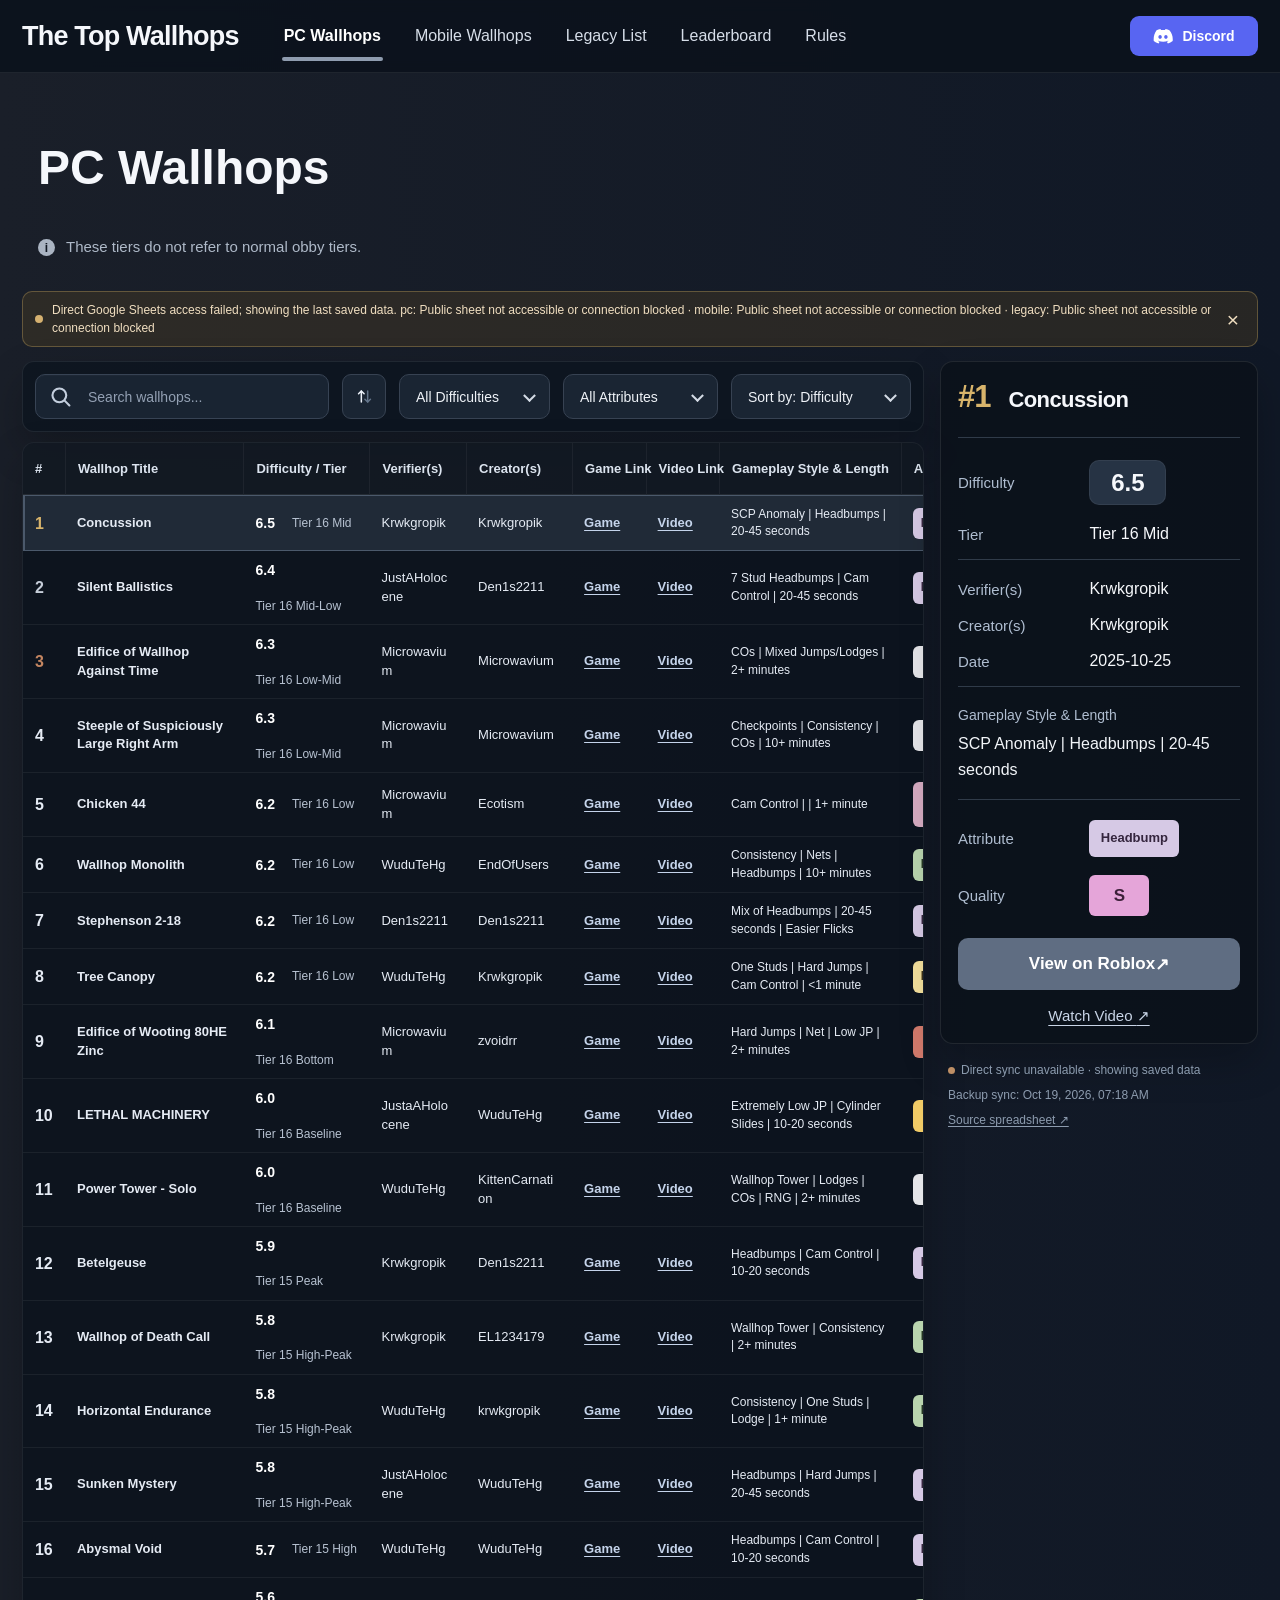
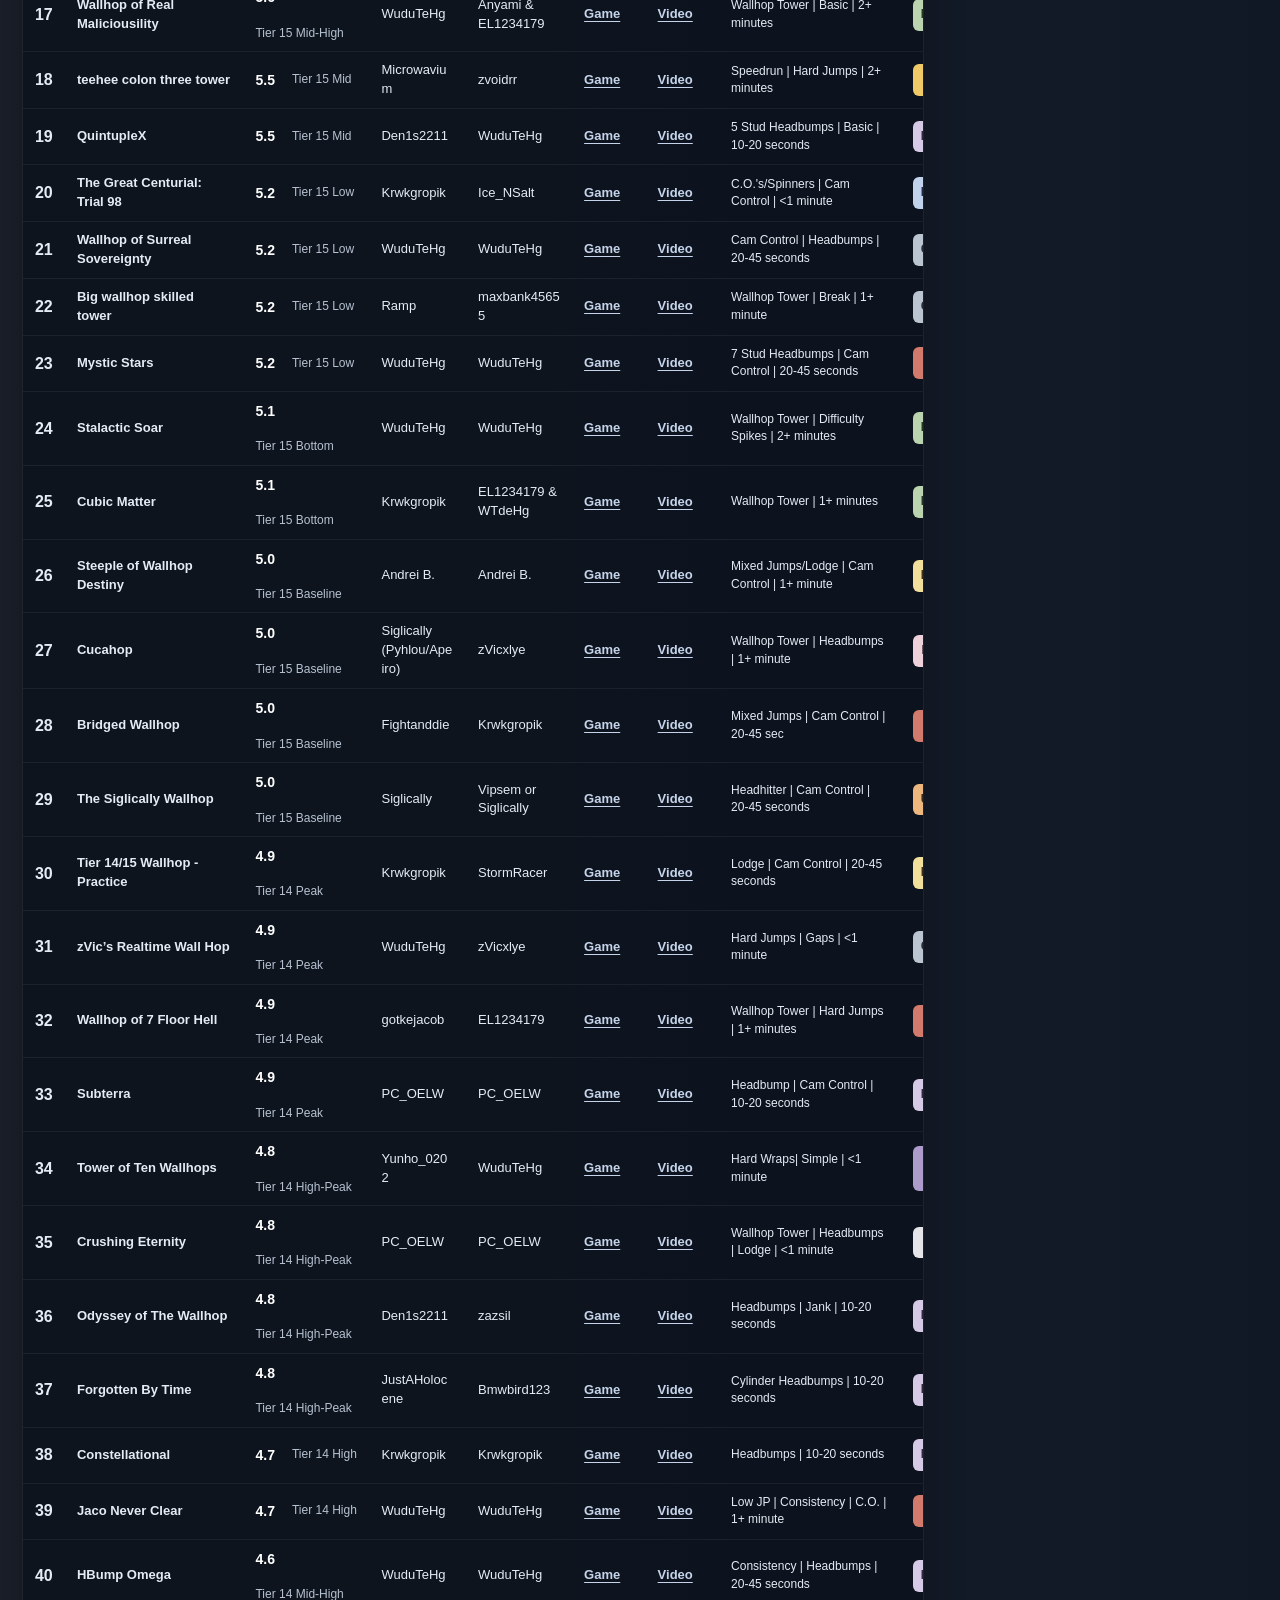
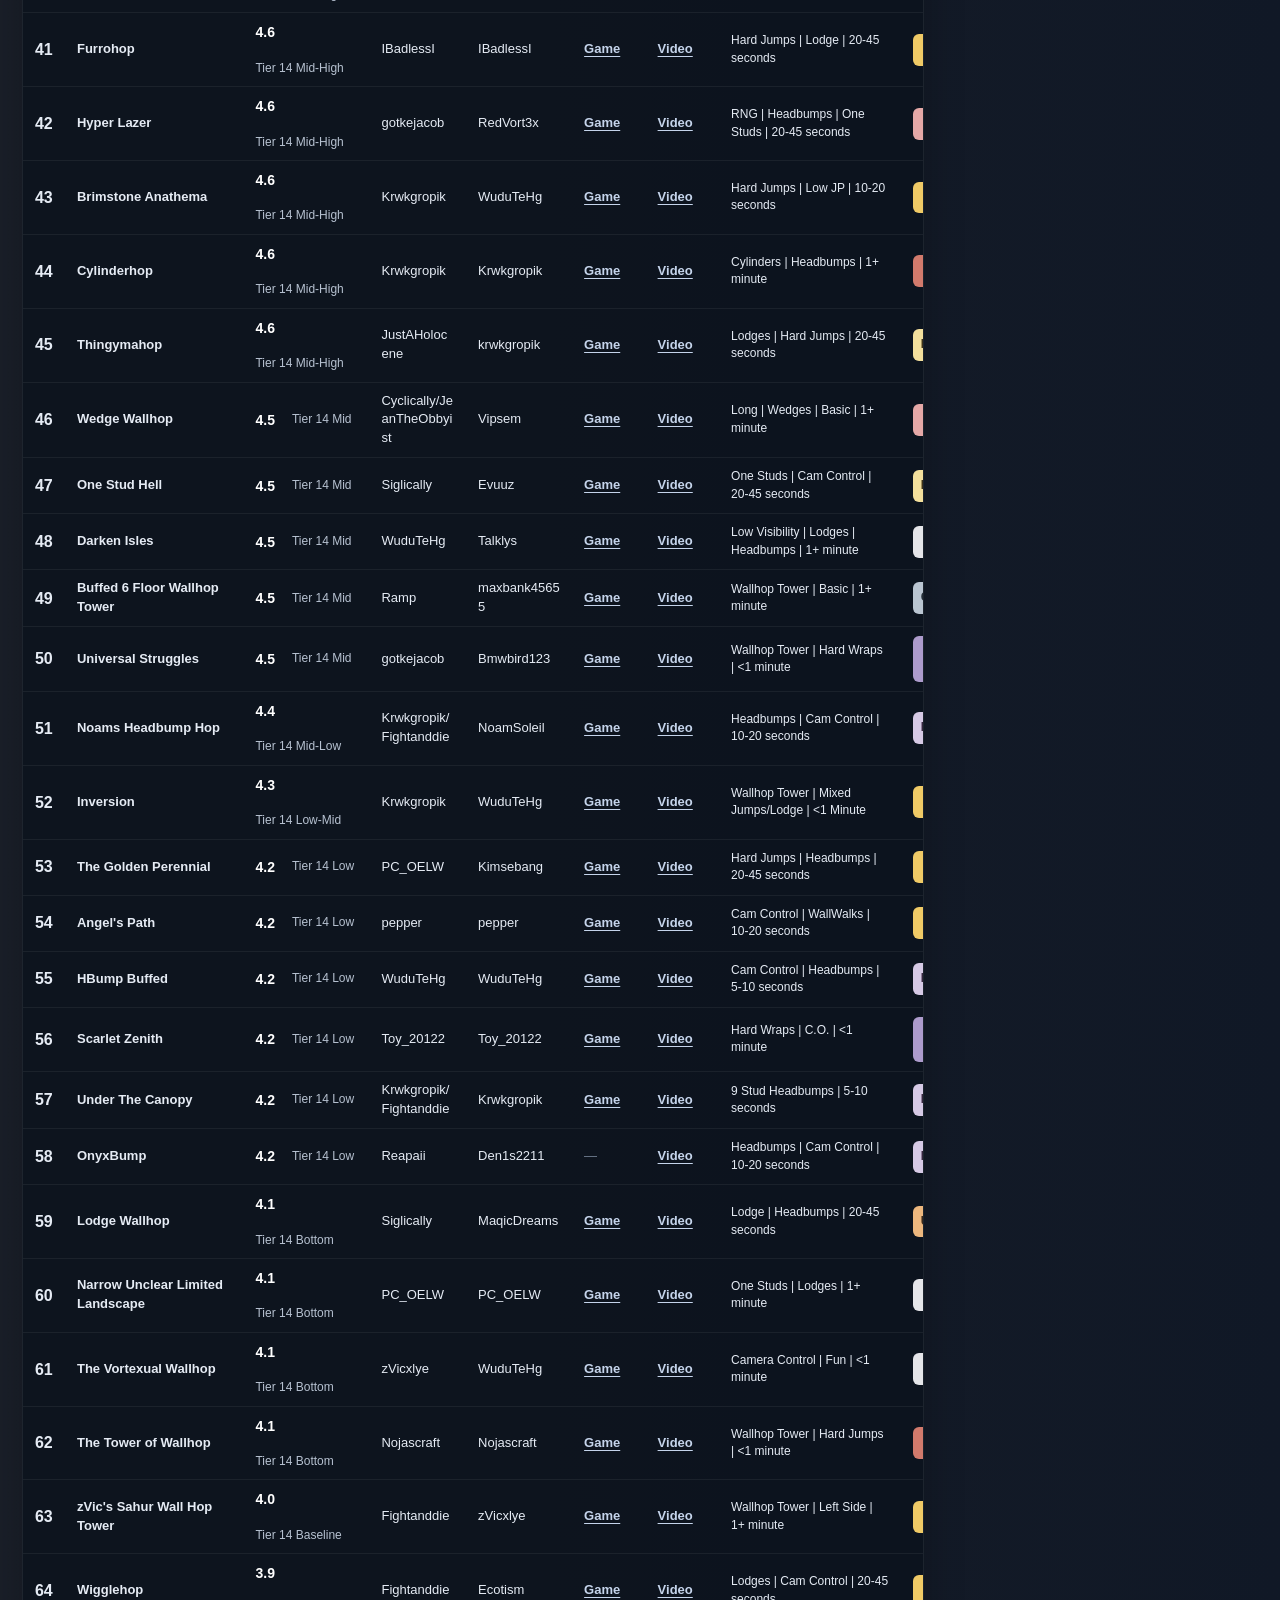
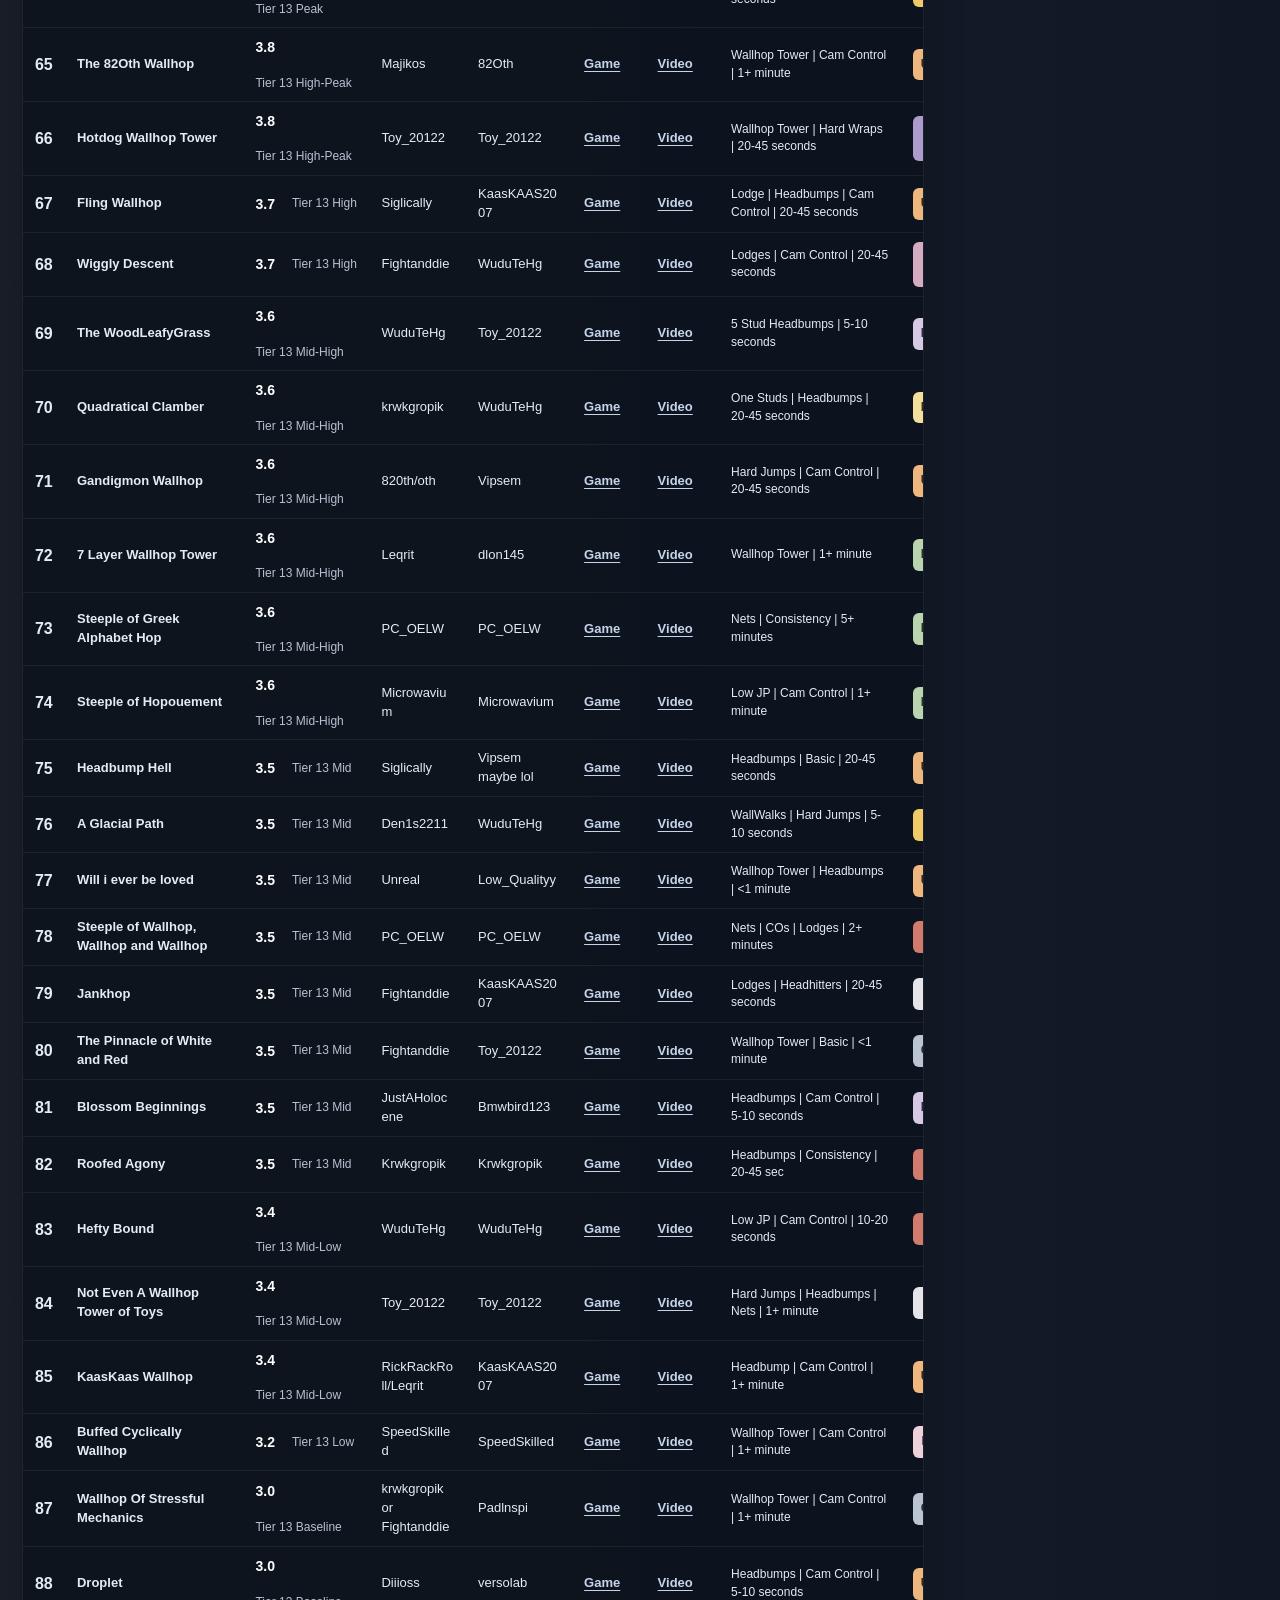
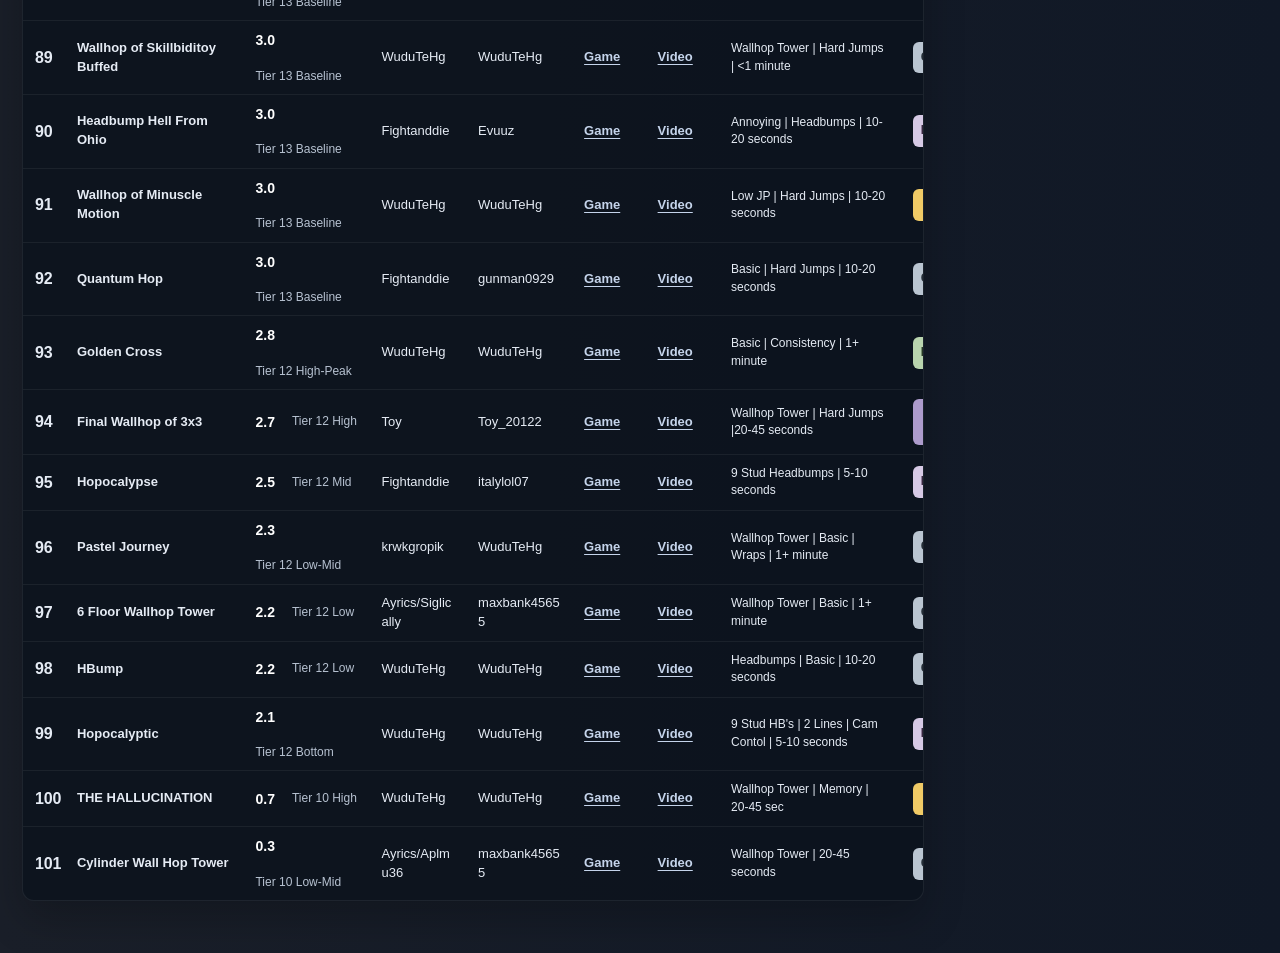
<file: index.html>
<!doctype html>
<html lang="en">
<head>
  <meta charset="utf-8">
  <meta name="viewport" content="width=device-width, initial-scale=1">
  <meta name="color-scheme" content="dark">
  <meta name="theme-color" content="#0a1420">
  <meta name="description" content="The Top Wallhops List">
  <title>TTWL</title>
  <link rel="stylesheet" href="./styles.css">
  <link rel="stylesheet" href="./badge-colors.css">
  <link rel="stylesheet" href="./site-additions.css">
  <link rel="icon" href="./favicon.ico?v=2" sizes="any">
  <link rel="icon" type="image/png" href="./favicon.png?v=2">
  <link rel="apple-touch-icon" href="./apple-touch-icon.png">
  <link rel="icon" type="image/png" href="./favicon.png">
</head>
<body>
  <header class="site-header">
    <div class="site-header-inner shell">
      <a class="brand" href="./" aria-label="The Top Wallhops">The Top Wallhops</a>
      <nav class="main-nav" aria-label="Navigation">
        <button class="nav-item is-active" type="button" data-platform="pc" aria-current="page">PC Wallhops</button>
        <button class="nav-item" type="button" data-platform="mobile">Mobile Wallhops</button>
        <button class="nav-item" id="rulesButton" type="button">Rules</button>
        <a class="nav-item" id="discordNav" href="#" target="_blank" rel="noopener noreferrer" hidden>Discord</a>
      </nav>
      <label class="header-search search-field">
        <svg viewBox="0 0 24 24" aria-hidden="true"><circle cx="10.8" cy="10.8" r="7.2"/><path d="m16.3 16.3 5 5"/></svg>
        <input id="globalSearch" type="search" placeholder="Search wallhops, creators, or games..." autocomplete="off" aria-label="Search all wallhops">
      </label>
    </div>
  </header>

  <main class="shell page">
    <section class="page-intro" aria-label="Ranking introduction">
      <h1 id="pageTitle">PC Wallhops</h1>
      <p id="pageDescription" hidden></p>
      <p class="tier-notice"><span class="notice-icon" aria-hidden="true">i</span> These tiers do not refer to normal obby tiers.</p>
    </section>

    <div id="statusAlert" role="status" class="status-alert" hidden>
      <span class="status-dot" aria-hidden="true"></span><span id="statusText"></span>
      <button type="button" id="dismissAlert" aria-label="Dismiss message">×</button>
    </div>

    <div class="content-grid">
      <section class="rankings-column" aria-label="Wallhop rankings">
        <div class="toolbar">
          <label class="toolbar-search search-field">
            <svg viewBox="0 0 24 24" aria-hidden="true"><circle cx="10.8" cy="10.8" r="7.2"/><path d="m16.3 16.3 5 5"/></svg>
            <input id="listSearch" type="search" placeholder="Search wallhops..." aria-label="Search current rankings" autocomplete="off">
          </label>
          <label class="select-wrap">
            <span class="sr-only">Filter by difficulty</span>
            <select id="difficultyFilter" aria-label="Filter by difficulty">
              <option value="all">All Difficulties</option>
              <option value="6.5">6.5 and above</option>
              <option value="6.0">6.0 and above</option>
              <option value="below6">Below 6.0</option>
              <option value="unknown">Unrated</option>
            </select>
          </label>
          <label class="select-wrap">
            <span class="sr-only">Filter by attribute</span>
            <select id="attributeFilter" aria-label="Filter by attribute">
              <option value="all">All Attributes</option>
            </select>
          </label>
          <label class="select-wrap sort-wrap">
            <span class="sr-only">Sort rankings</span>
            <select id="sortSelect" aria-label="Sort rankings">
              <option value="difficulty">Sort by: Difficulty</option>
              <option value="rank">Sort by: Rank</option>
              <option value="title">Sort by: Name</option>
            </select>
          </label>
        </div>

        <div class="table-scroll" role="region" aria-label="Wallhop rankings table" tabindex="0">
          <table class="rankings-table">
            <colgroup>
              <col class="col-rank"><col class="col-title"><col class="col-diff"><col class="col-verifier"><col class="col-creator"><col class="col-game"><col class="col-video"><col class="col-style"><col class="col-attr"><col class="col-quality">
            </colgroup>
            <thead><tr><th scope="col">#</th><th scope="col">Wallhop Title</th><th scope="col">Difficulty / Tier</th><th scope="col">Verifier(s)</th><th scope="col">Creator(s)</th><th scope="col">Game Link</th><th scope="col">Video Link</th><th scope="col">Gameplay Style &amp; Length</th><th scope="col">Attribute</th><th scope="col">Quality</th></tr></thead>
            <tbody id="rankingRows"><tr><td colspan="10" class="table-message">Loading rankings...</td></tr></tbody>
          </table>
        </div>
        <div class="table-bottom"><span id="resultsLabel">Loading rankings...</span><span>Click a row to view details <span aria-hidden="true">↗</span></span></div>
      </section>

      <aside class="details-column" aria-label="Selected wallhop details">
        <section class="detail-panel" id="detailPanel">
          <div class="detail-heading"><span id="detailRank" class="detail-rank">#1</span><h2 id="detailTitle">Select a wallhop</h2></div>
          <div class="detail-divider"></div>
          <dl class="detail-data">
            <div class="detail-line score-line"><dt>Difficulty</dt><dd><span id="detailDifficulty" class="difficulty-box">—</span></dd></div>
            <div class="detail-line"><dt>Tier</dt><dd id="detailTier">—</dd></div>
          </dl>
          <div class="detail-divider"></div>
          <dl class="detail-data">
            <div class="detail-line"><dt>Verifier(s)</dt><dd id="detailVerifier">—</dd></div>
            <div class="detail-line"><dt>Creator(s)</dt><dd id="detailCreator">—</dd></div>
          </dl>
          <div class="detail-divider"></div>
          <div class="detail-block"><h3>Gameplay Style &amp; Length</h3><p id="detailStyle">—</p></div>
          <div class="detail-divider"></div>
          <dl class="detail-data bottom-fields">
            <div class="detail-line"><dt>Attribute</dt><dd id="detailAttribute">—</dd></div>
            <div class="detail-line"><dt>Quality</dt><dd id="detailQuality">—</dd></div>
          </dl>
          <div class="detail-buttons">
            <a id="detailGame" class="primary-action is-disabled" aria-disabled="true" tabindex="-1">View on Roblox <span aria-hidden="true">↗</span></a>
            <a id="detailVideo" class="secondary-action is-disabled" aria-disabled="true" tabindex="-1">Watch Video <span aria-hidden="true">↗</span></a>
          </div>
        </section>
        <div class="data-footnote">
          <div class="sync-state"><span class="small-indicator" id="syncDot"></span><span id="syncState">Checking sheet data...</span></div>
          <div id="lastSync">—</div>
          <button type="button" id="refreshButton" style="display:none!important">↻ Refresh data</button>
          <a id="sheetLink" href="https://docs.google.com/spreadsheets/d/1IL_rmiXINST07Hb04RX3qpfQ2pM98FBqnxWwN4Xt7o0/edit" target="_blank" rel="noopener noreferrer">Source spreadsheet ↗</a>
        </div>
      </aside>
    </div>
  </main>

  <dialog id="rulesDialog" class="rules-dialog" aria-labelledby="rulesTitle">
    <form method="dialog"><button class="dialog-close" aria-label="Close dialog">×</button></form>
    <h2 id="rulesTitle">About these rankings</h2>
    <p>These tiers do not refer to normal obby tiers. Rankings, scores, verifiers, creators, and links are based on the linked community spreadsheet. The site is an unofficial viewer, not the owner of the list.</p>
    <a id="dialogSheetLink" href="https://docs.google.com/spreadsheets/d/1IL_rmiXINST07Hb04RX3qpfQ2pM98FBqnxWwN4Xt7o0/edit" target="_blank" rel="noopener noreferrer">Open original spreadsheet ↗</a>
  </dialog>
  <script defer src="./config.js"></script>
  <script defer src="./app.js"></script>
  <script defer src="./site-additions.js"></script>
</body>
</html>
</file>
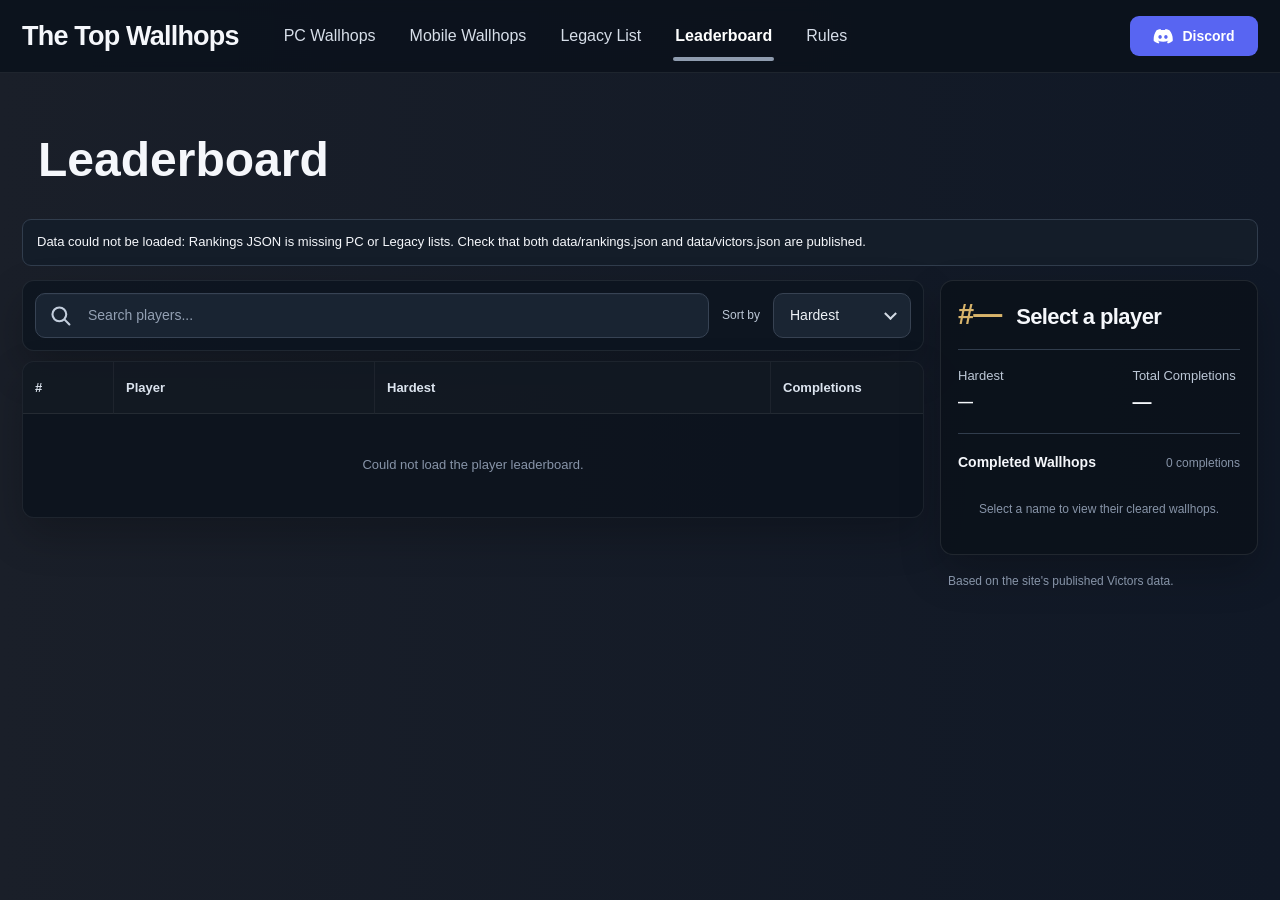
<file: leaderboard.html>
<!doctype html>
<html lang="en">
<head>
  <meta charset="utf-8">
  <meta name="viewport" content="width=device-width, initial-scale=1">
  <meta name="color-scheme" content="dark">
  <meta name="theme-color" content="#0a1420">
  <meta name="description" content="The Top Wallhops player leaderboard, ranked by the highest-ranked wallhops each player has completed.">
  <title>TTWL</title>
  <link rel="icon" href="./favicon.png" type="image/png">
  <link rel="stylesheet" href="./styles.css">
  <link rel="stylesheet" href="./site-additions.css">
  <link rel="stylesheet" href="./leaderboard.css">
  <link rel="icon" type="image/png" href="./favicon.png">
  <script defer src="./config.js"></script>
  <script defer src="./site-additions.js"></script>
  <script defer src="./leaderboard.js"></script>
</head>
<body class="player-leaderboard-page">
  <header class="site-header">
    <div class="site-header-inner shell">
      <a class="brand" href="./index.html#pc">The Top Wallhops</a>
      <nav class="main-nav" aria-label="Main navigation">
        <a class="nav-item" href="./index.html#pc">PC Wallhops</a>
        <a class="nav-item" href="./index.html#mobile">Mobile Wallhops</a>
        <a class="nav-item" href="./index.html#legacy">Legacy List</a>
        <a class="nav-item is-active" aria-current="page" href="./leaderboard.html">Leaderboard</a>
        <a class="nav-item" href="./rules.html">Rules</a>
      </nav>
    </div>
  </header>
  <main class="shell page leaderboard-page">
    <div class="page-intro leaderboard-intro">
      <div>
        <h1>Leaderboard</h1>
      </div>
    </div>

    <div id="leaderboardAlert" class="leaderboard-alert" role="status" hidden></div>
    <div class="content-grid leaderboard-layout">
      <section class="rankings-column leaderboard-main" aria-label="Player rankings">
        <div class="toolbar leaderboard-controls">
          <label class="search-field toolbar-search leaderboard-search-wrap">
            <svg viewBox="0 0 24 24" aria-hidden="true"><circle cx="10.8" cy="10.8" r="7.2"/><path d="m16.3 16.3 5 5"/></svg>
            <input id="playerSearch" type="search" placeholder="Search players..." autocomplete="off" aria-label="Search players">
          </label>
          <label class="leaderboard-filter-label" for="playerMode">Sort by</label>
          <span class="select-wrap leaderboard-select-wrap"><select id="playerMode" aria-label="Choose leaderboard ranking method">
            <option value="hardest">Hardest</option>
            <option value="total">Total</option>
          </select></span>
        </div>
        <div class="table-scroll leaderboard-table-scroll" role="region" aria-label="Player leaderboard table" tabindex="0">
          <table class="rankings-table leaderboard-table">
            <thead>
              <tr><th scope="col">#</th><th scope="col">Player</th><th scope="col">Hardest</th><th scope="col">Completions</th></tr>
            </thead>
            <tbody id="playerRankingRows"><tr><td class="leaderboard-loading" colspan="4">Loading player rankings...</td></tr></tbody>
          </table>
        </div>
        <div class="table-bottom leaderboard-table-footer"><span id="playerResults">Loading...</span><span>Click a player to view their completions ↗</span></div>
      </section>
      <aside class="details-column leaderboard-side" aria-label="Selected player completions">
        <section class="detail-panel player-details-panel" id="playerDetailsPanel">
          <div class="detail-heading player-details-title"><span class="detail-rank" id="selectedPlayerRank">#—</span><h2 id="selectedPlayerName">Select a player</h2></div>
          <div class="player-details-summary">
            <div><span>Hardest</span><strong id="selectedPlayerBest">—</strong></div>
            <div><span>Total Completions</span><strong id="selectedPlayerCount">—</strong></div>
          </div>
          <div class="player-clears-head"><h3>Completed Wallhops</h3><span id="selectedPlayerCaption">0 completions</span></div>
          <ol id="selectedPlayerClears" class="player-clears"><li class="player-empty">Select a name to view their cleared wallhops.</li></ol>
        </section>
        <p class="leaderboard-footnote" id="leaderboardUpdated">Based on the site's published Victors data.</p>
      </aside>
    </div>
  </main>
</body>
</html>
</file>
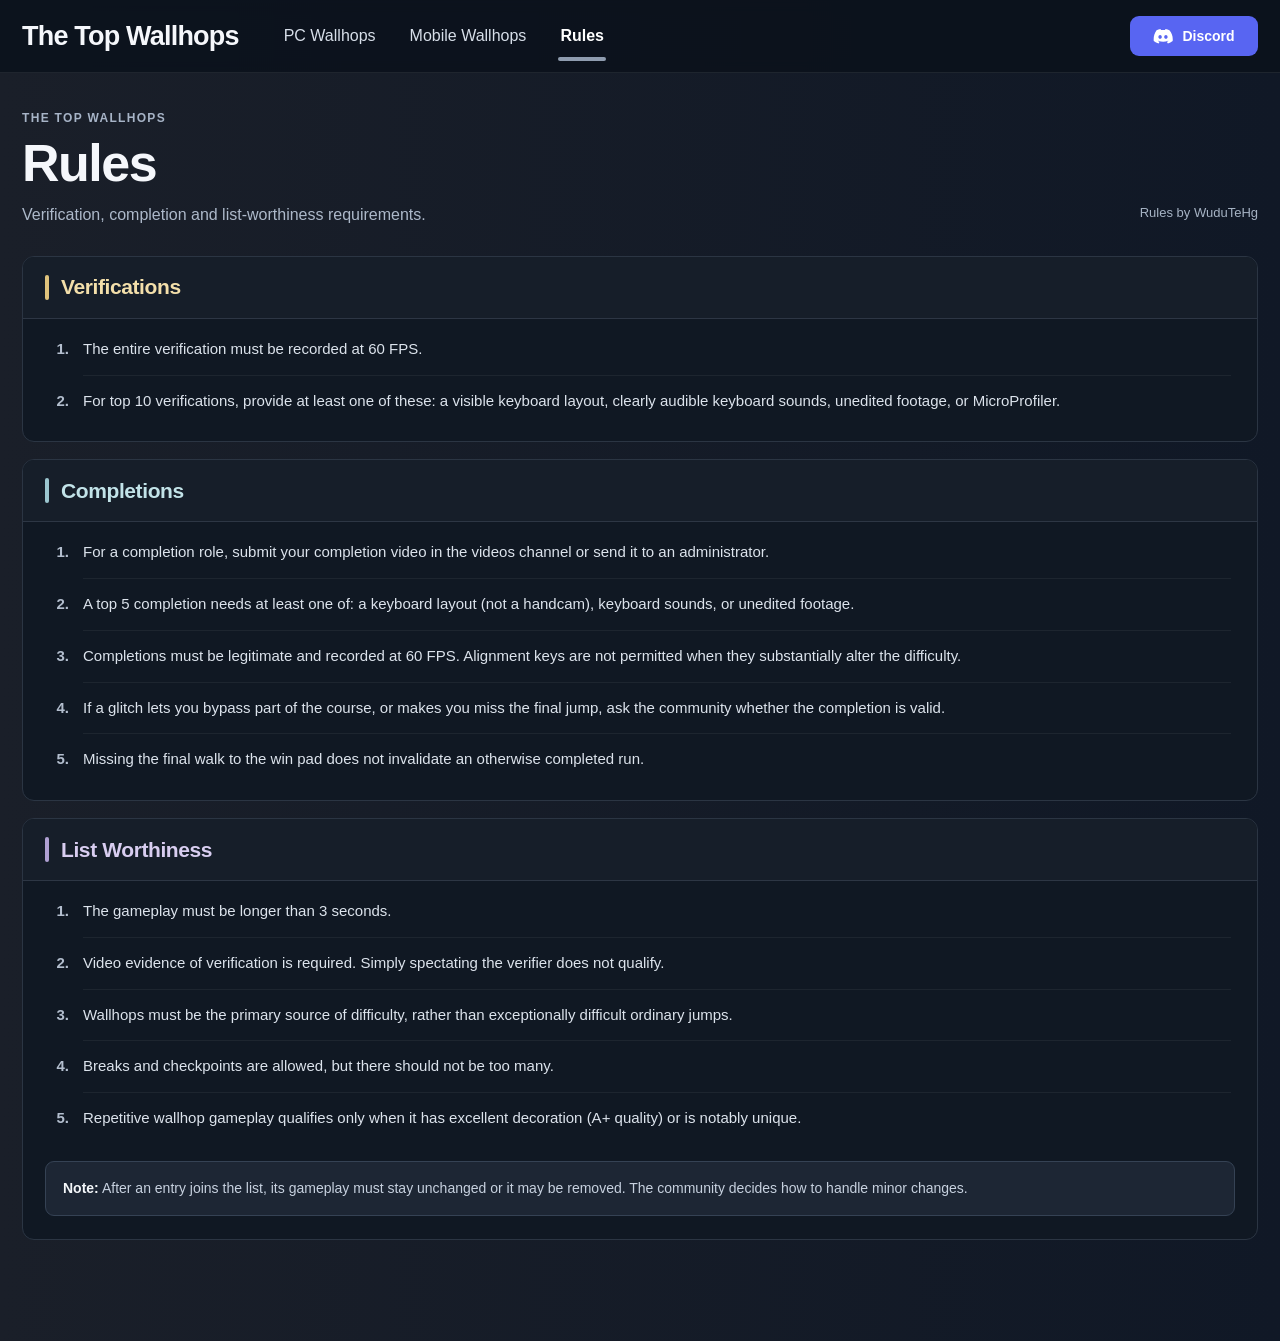
<file: rules.html>
<!doctype html>
<html lang="en">
<head>
  <meta charset="utf-8">
  <meta name="viewport" content="width=device-width, initial-scale=1">
  <meta name="color-scheme" content="dark">
  <meta name="theme-color" content="#101722">
  <meta name="description" content="Verification, completion, and list eligibility rules for Top Wallhops.">
  <title>Rules — The Top Wallhops</title>
  <link rel="stylesheet" href="./styles.css">
  <link rel="stylesheet" href="./site-additions.css">
  <script defer src="./config.js"></script>
  <script defer src="./site-additions.js"></script>
  <link rel="icon" href="./favicon.ico?v=2" sizes="any">
  <link rel="icon" type="image/png" href="./favicon.png?v=2">
  <link rel="apple-touch-icon" href="./apple-touch-icon.png">
  <link rel="icon" type="image/png" href="./favicon.png">
</head>
<body class="rules-page">
<header class="site-header">
  <div class="site-header-inner shell">
    <a class="brand" href="./index.html#pc">The Top Wallhops</a>
    <nav class="main-nav" aria-label="Main navigation">
      <a class="nav-item" href="./index.html#pc">PC Wallhops</a>
      <a class="nav-item" href="./index.html#mobile">Mobile Wallhops</a>
      <a class="nav-item is-active" aria-current="page" href="./rules.html">Rules</a>
    </nav>
  </div>
</header>
<main class="shell rules-content">
  <div class="rules-heading">
    <div class="rules-heading-copy">
      <span class="rules-eyebrow">THE TOP WALLHOPS</span>
      <h1>Rules</h1>
      <p>Verification, completion and list-worthiness requirements.</p>
    </div>
    <span class="rules-byline">Rules by WuduTeHg</span>
  </div>

  <section class="rules-section rules-verification" aria-labelledby="rules-verifications">
    <div class="rules-section-title"><span class="rules-section-marker" aria-hidden="true"></span><h2 id="rules-verifications">Verifications</h2><span class="rules-count">02 rules</span></div>
    <ol>
      <li>The entire verification must be recorded at 60 FPS.</li>
      <li>For top 10 verifications, provide at least one of these: a visible keyboard layout, clearly audible keyboard sounds, unedited footage, or MicroProfiler.</li>
    </ol>
  </section>

  <section class="rules-section rules-completion" aria-labelledby="rules-completions">
    <div class="rules-section-title"><span class="rules-section-marker" aria-hidden="true"></span><h2 id="rules-completions">Completions</h2><span class="rules-count">05 rules</span></div>
    <ol>
      <li>For a completion role, submit your completion video in the videos channel or send it to an administrator.</li>
      <li>A top 5 completion needs at least one of: a keyboard layout (not a handcam), keyboard sounds, or unedited footage.</li>
      <li>Completions must be legitimate and recorded at 60 FPS. Alignment keys are not permitted when they substantially alter the difficulty.</li>
      <li>If a glitch lets you bypass part of the course, or makes you miss the final jump, ask the community whether the completion is valid.</li>
      <li>Missing the final walk to the win pad does not invalidate an otherwise completed run.</li>
    </ol>
  </section>

  <section class="rules-section rules-worthiness" aria-labelledby="rules-worthiness">
    <div class="rules-section-title"><span class="rules-section-marker" aria-hidden="true"></span><h2 id="rules-worthiness">List Worthiness</h2><span class="rules-count">05 rules</span></div>
    <ol>
      <li>The gameplay must be longer than 3 seconds.</li>
      <li>Video evidence of verification is required. Simply spectating the verifier does not qualify.</li>
      <li>Wallhops must be the primary source of difficulty, rather than exceptionally difficult ordinary jumps.</li>
      <li>Breaks and checkpoints are allowed, but there should not be too many.</li>
      <li>Repetitive wallhop gameplay qualifies only when it has excellent decoration (A+ quality) or is notably unique.</li>
    </ol>
    <div class="rules-note"><strong>Note:</strong> After an entry joins the list, its gameplay must stay unchanged or it may be removed. The community decides how to handle minor changes.</div>
  </section>
</main>
</body>
</html>
</file>
<file: styles.css>
:root{
  color-scheme:dark;
  --bg:#0f141d;
  --bg-grad-left:#1a1f29;
  --bg-grad-right:#101826;
  --surface:#111923;
  --surface-2:#141d29;
  --surface-3:#182332;
  --surface-4:#0f1824;
  --line:#263241;
  --line-2:#313d4d;
  --text:#f5f7fb;
  --muted:#bcc7d6;
  --muted-2:#8794a8;
  --accent:#aebacf;
  --accent-strong:#ced8e5;
  --link:#c5d4eb;
  --selected:#202a37;
  --selected-hover:#243142;
  --selected-line:#4b596b;
  --gold:#d8b46b;
  --silver:#c6ced9;
  --bronze:#c48661;
  --shadow:0 18px 40px rgba(0,0,0,.22);
}
*{box-sizing:border-box}
html{scroll-behavior:smooth}
body{
  margin:0;
  min-height:100vh;
  background:linear-gradient(90deg,var(--bg-grad-left) 0%, var(--bg-grad-right) 100%);
  color:var(--text);
  font-family: Arial, sans-serif;
  font-size:14px;
}
button,input,select{font:inherit}
button{cursor:pointer}
a{color:inherit;text-decoration:none}
svg{stroke:currentColor;stroke-linecap:round;stroke-linejoin:round;stroke-width:2.2;fill:none}
input,select{outline:none}
button:focus-visible,input:focus-visible,select:focus-visible,a:focus-visible,[tabindex]:focus-visible{outline:2px solid #c9d2df;outline-offset:3px}
.shell{width:min(1650px,calc(100% - 44px));margin:0 auto}
[hidden]{display:none!important}.sr-only{position:absolute;width:1px;height:1px;padding:0;margin:-1px;overflow:hidden;clip:rect(0,0,0,0);white-space:nowrap;border:0}

.site-header{height:73px;border-bottom:1px solid rgba(255,255,255,.08);background:rgba(12,18,28,.9);backdrop-filter:blur(6px)}
.site-header-inner{height:100%;display:flex;align-items:center;gap:40px}
.brand{font-size:27px;letter-spacing:-.8px;font-weight:760;white-space:nowrap;margin-right:8px}
.main-nav{display:flex;align-items:center;gap:13px;height:100%;flex-shrink:0}
.nav-item{position:relative;height:100%;display:grid;place-items:center;padding:0 17px;color:#d7dee9;font-size:16px;font-weight:540;border:0;background:none;white-space:nowrap}
.nav-item:hover{color:#fff}
.nav-item.is-active{font-weight:700;color:#fff}
.nav-item.is-active:after{content:"";position:absolute;bottom:11px;left:15px;right:15px;height:4px;border-radius:999px;background:#8f9caf}
.header-search{margin-left:auto;width:min(415px,28vw);height:45px;flex-shrink:1}
.search-field{position:relative;display:flex;align-items:center}
.search-field svg{position:absolute;left:14px;width:23px;height:23px;color:#c3cedd;pointer-events:none}
.search-field input{height:100%;width:100%;min-width:0;padding:0 18px 0 52px;background:#172130;border:1px solid #374354;border-radius:10px;color:var(--text);font-size:14px;box-shadow:inset 0 1px 0 rgba(255,255,255,.02)}
.search-field input::placeholder{color:#93a0b3}
.search-field input:focus{border-color:#7b8798;background:#1b2534;box-shadow:0 0 0 3px rgba(168,181,198,.14)}
.search-field input::-webkit-search-cancel-button{filter:grayscale(1) invert(1)}

.page{padding-bottom:52px}
.page-intro{padding:27px 16px 32px}
.page-intro h1 {
    font-family: Arial, sans-serif;
    font-size: 48px;
    font-weight: 700;
}
.page-intro>p{margin:0;color:#cad3e0;font-size:19px;line-height:1.65}
.page-intro .tier-notice{display:flex;gap:11px;align-items:center;font-size:15px;color:#aeb9c8;margin-top:4px}
.notice-icon{background:#aab4c2;color:#101722;border-radius:50%;width:17px;height:17px;font-size:12px;font-weight:900;display:inline-grid;place-items:center;flex-shrink:0}
.content-grid{display:grid;grid-template-columns:minmax(0,1fr) 350px;gap:16px;align-items:start}
.rankings-column,.details-column{min-width:0}

.toolbar{min-height:70px;border:1px solid rgba(255,255,255,.08);background:rgba(13,21,31,.84);border-radius:12px;display:flex;align-items:center;padding:12px;gap:13px;margin-bottom:10px;box-shadow:var(--shadow)}
.toolbar-search{height:45px;min-width:120px;flex:1}
.toolbar-search input{background:#192432}
.select-wrap{display:flex;position:relative;flex-shrink:0}
.select-wrap:after{content:"";position:absolute;right:16px;top:50%;width:7px;height:7px;border-right:2px solid #d4dbe5;border-bottom:2px solid #d4dbe5;transform:translateY(-65%) rotate(45deg);pointer-events:none}
.select-wrap select{appearance:none;color:#eef2f7;font-size:14px;background:#1a2533;border:1px solid #374252;border-radius:10px;height:45px;padding:0 38px 0 16px;min-width:151px;max-width:208px;cursor:pointer}
.select-wrap select option{background:#172131;color:#fff}
.select-wrap.sort-wrap select{min-width:180px}
.select-wrap select:hover{border-color:#7c8796}
.select-wrap select:focus{border-color:#aeb9c8;box-shadow:0 0 0 3px rgba(168,181,198,.14)}

.table-scroll{border-radius:12px;overflow-x:auto;overflow-y:hidden;border:1px solid rgba(255,255,255,.07);background:rgba(12,19,30,.86);scrollbar-color:#495668 #121b27;scrollbar-width:thin;box-shadow:var(--shadow)}
.rankings-table{width:100%;border-collapse:separate;border-spacing:0;table-layout:fixed;text-align:left;font-size:13px}
.col-rank{width:4%}.col-title{width:13.3%}.col-diff{width:12%}.col-verifier{width:9.2%}.col-creator{width:10.1%}.col-game{width:7%}.col-video{width:7%}.col-style{width:21%}.col-attr{width:10%}.col-quality{width:6.4%}
.rankings-table thead th{height:52px;background:rgba(255,255,255,.02);font-weight:550;color:#dce4ef;vertical-align:middle;padding:10px 12px;white-space:nowrap;border-bottom:1px solid rgba(255,255,255,.08)}
.rankings-table th+th{border-left:1px solid rgba(255,255,255,.05)}
.rankings-table tbody td{height:56px;vertical-align:middle;padding:9px 12px;border-bottom:1px solid rgba(255,255,255,.06);line-height:1.46;color:#e5ebf4}
.rankings-table tbody tr:last-child td{border-bottom:0}
.rankings-table tbody tr{cursor:pointer;transition:background-color .12s ease,border-color .12s ease}
.rankings-table tbody tr:hover{background:#192330}
.rankings-table tbody tr.is-selected,.rankings-table tbody tr.is-selected:hover{background:var(--selected)}
.rankings-table tbody tr.is-selected td{border-top:1px solid var(--selected-line);border-bottom:1px solid var(--selected-line)}
.rankings-table tbody tr.is-selected td:first-child{border-left:2px solid var(--selected-line);padding-left:10px}
.rankings-table tbody tr.is-selected td:last-child{border-right:2px solid var(--selected-line);padding-right:10px}
.rank-value{font-weight:800;font-size:16px;color:#ecf0f6;letter-spacing:-.2px}
.rank-value.rank-1{color:var(--gold)}
.rank-value.rank-2{color:var(--silver)}
.rank-value.rank-3{color:var(--bronze)}
.title-value{font-weight:620;color:#f8fafd}
.difficulty-cell{display:flex;align-items:center;gap:17px;flex-wrap:wrap}
.difficulty-score{font-size:14px;font-weight:700;color:#fff}
.tier-inline{font-size:12px;line-height:1.45;color:#b7c2d1}
.person-value{color:#d4dce8;overflow-wrap:anywhere}
.short-link{color:var(--link);text-decoration:underline;text-underline-offset:3px;font-weight:560}
.short-link:hover{color:#e8eef7}
.unavailable{color:#707e91}
.style-value{font-size:12px;color:#cbd4e2;line-height:1.55;overflow-wrap:anywhere}
.chip{min-width:62px;max-width:100%;display:inline-flex;align-items:center;justify-content:center;border-radius:8px;line-height:1.15;padding:9px 8px;font-size:12px;font-weight:650;text-align:center;overflow-wrap:anywhere;border:1px solid transparent;background:rgba(255,255,255,.08);color:#eef3f8}
.attribute-headbump{background:rgba(125,105,195,.18);border-color:rgba(125,105,195,.3);color:#e0d9ff}
.attribute-mixed{background:rgba(137,153,174,.18);border-color:rgba(137,153,174,.28);color:#edf2f8}
.attribute-precision{background:rgba(203,165,88,.18);border-color:rgba(203,165,88,.28);color:#f7e6b6}
.attribute-camera-control{background:rgba(190,112,144,.18);border-color:rgba(190,112,144,.28);color:#ffd8e5}
.attribute-unique{background:rgba(183,139,112,.18);border-color:rgba(183,139,112,.28);color:#fae2d5}
.attribute-other{background:rgba(145,157,174,.16);border-color:rgba(145,157,174,.28);color:#e7edf5}
.attribute-insane{background:rgba(203,104,104,.18);border-color:rgba(203,104,104,.28);color:#ffe0e0}
.quality-chip{min-width:48px;font-weight:800;font-size:15px;padding:9px 6px}
.quality-s{background:rgba(223,108,193,.18);border-color:rgba(223,108,193,.32);color:#ffd7f6}
.quality-a{background:rgba(93,187,129,.18);border-color:rgba(93,187,129,.32);color:#d8ffe1}
.quality-b{background:rgba(104,187,193,.18);border-color:rgba(104,187,193,.32);color:#dbfdff}
.quality-c{background:rgba(214,187,106,.18);border-color:rgba(214,187,106,.32);color:#fff0be}
.quality-d{background:rgba(201,142,91,.18);border-color:rgba(201,142,91,.32);color:#ffe4d0}
.quality-other{background:rgba(145,157,174,.16);border-color:rgba(145,157,174,.28);color:#e7edf5}
.table-message{text-align:center;color:#9cacc1!important;padding:52px!important}
.table-bottom{display:flex;gap:20px;justify-content:space-between;align-items:center;font-size:12px;color:var(--muted-2);padding:13px 5px}

.status-alert{border:1px solid rgba(215,181,103,.32);background:rgba(83,68,35,.35);color:#f0dec0;border-radius:10px;padding:9px 12px;display:flex;align-items:center;gap:9px;margin:0 0 14px;line-height:1.5;font-size:12px}
.status-alert[hidden]{display:none}.status-dot{width:8px;height:8px;border-radius:50%;background:#d5b170;flex-shrink:0}.status-alert button{background:transparent;border:0;color:inherit;margin-left:auto;font-size:21px;line-height:1}

.detail-panel{position:sticky;top:10px;border:1px solid rgba(255,255,255,.09);background:rgba(11,18,27,.92);border-radius:13px;padding:20px 24px 23px;box-shadow:var(--shadow)}
.detail-heading{display:flex;align-items:baseline;gap:18px;min-height:42px}
.detail-rank{font-size:31px;color:#e9edf4;font-weight:800;letter-spacing:-1px;flex-shrink:0}
.detail-rank.rank-1{color:var(--gold)}
.detail-rank.rank-2{color:var(--silver)}
.detail-rank.rank-3{color:var(--bronze)}
.detail-heading h2{font-size:25px;letter-spacing:-.6px;line-height:1.25;margin:0;overflow-wrap:anywhere;font-weight:760}
.detail-divider{height:1px;background:#303b49;margin:16px 0 20px}
.detail-data{margin:0;display:grid;gap:18px}
.detail-line{display:grid;grid-template-columns:1fr minmax(0,1.22fr);align-items:center;gap:8px}
.detail-line dt{font-size:15px;color:#afbdd0}.detail-line dd{margin:0;min-width:0;color:#f6f8fb;font-size:16px;overflow-wrap:anywhere}
.score-line{min-height:49px}
.difficulty-box{display:inline-flex;align-items:center;justify-content:center;background:#263344;border:1px solid rgba(255,255,255,.06);min-width:77px;height:45px;border-radius:10px;font-size:24px;font-weight:800}
.detail-block h3{font-size:14px;font-weight:500;color:#afbdd0;margin:0 0 8px}
.detail-block p{font-size:16px;margin:0;line-height:1.6;color:#f2f5f9;overflow-wrap:anywhere;white-space:pre-line}
.bottom-fields .chip{font-size:13px;min-width:90px;padding:11px 8px}
.bottom-fields .quality-chip{min-width:60px;font-size:17px}
.detail-buttons{display:grid;gap:15px;margin-top:22px}
.primary-action{background:#5f6d82;display:flex;align-items:center;justify-content:center;border-radius:10px;min-height:52px;font-size:17px;font-weight:740;color:#fff;padding:10px 14px;transition:background-color .15s}
.primary-action:hover{background:#748398}.primary-action.is-disabled{background:#263043;color:#8997a9;cursor:not-allowed}
.secondary-action{justify-self:center;text-align:center;text-decoration:underline;text-underline-offset:4px;color:#c9d5e7;font-size:15px;line-height:1.4}
.secondary-action:hover{color:#eff4fb}.secondary-action.is-disabled{color:#8190a2;text-decoration:none;cursor:not-allowed}
.data-footnote{font-size:12px;margin-top:11px;line-height:1.6;color:#8c9bae;display:flex;gap:6px;align-items:center;flex-wrap:wrap;padding:6px 8px}
.sync-state{display:inline-flex;align-items:center;gap:6px}.small-indicator{width:7px;height:7px;background:#be8f65;border-radius:50%}.small-indicator.is-live{background:#5fba89}.data-footnote #lastSync{flex-basis:100%}
.data-footnote button{background:none;border:0;color:#c1cfdf;padding:0;margin-right:12px;font-size:12px}
.data-footnote a{text-decoration:underline;text-underline-offset:2px}

.rules-dialog{max-width:min(470px,calc(100vw - 32px));color:#f7f9fc;background:#121b27;border:1px solid rgba(255,255,255,.1);border-radius:12px;padding:26px;box-shadow:0 32px 100px #0009}
.rules-dialog::backdrop{background:#000a}.rules-dialog h2{font-size:22px;margin:4px 0 12px}.rules-dialog p{line-height:1.8;color:#c9d3e1}.rules-dialog>a{color:#d8e3f2;text-decoration:underline}.rules-dialog form{position:absolute;right:13px;top:8px}.dialog-close{border:0;background:transparent;color:white;font-size:26px}
.header-search {
    display: none !important;
}
.detail-panel {
    position: static !important;
    top: auto !important;
}
.table-bottom {
    display: none !important;
}

/* 긴 월홉 이름 자동 줄바꿈 */
.rankings-table td.title-value {
    white-space: normal !important;
    overflow-wrap: anywhere !important;
    word-break: break-word !important;
}

/* 월홉 이름 칸 너비 확대 */
.rankings-table .col-title {
    width: 17% !important;
}

.rankings-table .col-style {
    width: 17.3% !important;
}

/* Mobile Wallhops에만 적용 */
body:has(.nav-item[data-platform="mobile"].is-active) 
.rankings-table td.title-value {
    white-space: normal !important;
    overflow-wrap: anywhere !important;
    word-break: break-all !important;
    max-width: 0;
}

/* Mobile 순위표 이름 칸 확대 */
body:has(.nav-item[data-platform="mobile"].is-active)
.rankings-table .col-title {
    width: 19% !important;
}

/* 다른 칸과의 너비 균형 */
body:has(.nav-item[data-platform="mobile"].is-active)
.rankings-table .col-style {
    width: 15.3% !important;
}

/* 오른쪽 월홉 정보창 스크롤 고정 해제 */
body .content-grid > aside.details-column {
    position: static !important;
    top: auto !important;
    align-self: start !important;
}

.detail-panel {
    position: static !important;
    top: auto !important;
}

@media(max-width:1500px){.site-header-inner{gap:20px}.main-nav{gap:0}.rankings-table{min-width:1050px}.col-title{width:14%}.content-grid{grid-template-columns:minmax(0,1fr) 318px}.detail-panel{padding:17px}.detail-heading h2{font-size:22px}}
@media(max-width:1040px){.content-grid{grid-template-columns:1fr}.details-column{max-width:680px}.detail-panel{position:static}.site-header{height:auto}.site-header-inner{min-height:70px;flex-wrap:wrap;padding:9px 0;gap:6px 16px}.brand{font-size:24px}.main-nav{order:3;width:100%;height:47px;overflow-x:auto}.nav-item{height:47px;padding:0 15px}.nav-item.is-active:after{bottom:3px}.header-search{width:min(360px,49vw)}.page-intro{padding-left:4px;padding-right:4px}.page-intro h1{font-size:48px}.toolbar{flex-wrap:wrap}.toolbar-search{flex-basis:100%}.select-wrap{flex:1}.select-wrap select,.select-wrap.sort-wrap select{min-width:0;width:100%;max-width:none}.table-scroll{scrollbar-width:thin}}
@media(max-width:620px){.shell{width:calc(100% - 24px)}.site-header-inner{justify-content:space-between}.header-search{order:2;width:100%;margin:7px 0 2px}.main-nav{order:3;gap:0}.nav-item{font-size:13px}.page-intro{padding-top:23px;padding-bottom:18px}.page-intro h1{font-size:41px}.page-intro>p{font-size:15px}.page-intro .tier-notice{font-size:12px}.toolbar{padding:9px;gap:8px}.toolbar-search{height:42px}.select-wrap{flex:1 1 calc(50% - 8px)}.select-wrap select,.select-wrap.sort-wrap select{height:42px;font-size:12px;padding:0 24px 0 10px}.select-wrap:after{right:11px}.select-wrap.sort-wrap{flex-grow:1}.table-bottom{font-size:11px}.detail-panel{padding:17px 16px}.detail-heading h2{font-size:24px}.detail-rank{font-size:27px}.detail-line dt,.detail-line dd{font-size:14px}.detail-block p{font-size:15px}}
</file>
<file: badge-colors.css>
/* Top Wallhops — clean, flat colors inspired by the reference spreadsheet.
   Add this stylesheet AFTER styles.css so only badge colors change. */
.chip {
  border: 0;
  border-radius: 6px;
  box-shadow: none;
  color: #1a1d24;
  font-weight: 700;
}

/* Attribute */
.attribute-legendary      { background: #c1d2ec; color: #202a41; }
.attribute-insane         { background: #d27a6c; color: #271716; }
.attribute-popular        { background: #efd1db; color: #3b2731; }
.attribute-unknown        { background: #edb77e; color: #392819; }
.attribute-unique         { background: #f0ca66; color: #322714; }
.attribute-headbump       { background: #d6c9e5; color: #35263e; }
.attribute-trash          { background: #e5a8a7; color: #392321; }
.attribute-endurance      { background: #b9d4ae; color: #253724; }
.attribute-camera-control { background: #d5abc1; color: #3b2531; }
.attribute-precision      { background: #f3df9c; color: #3c3118; }
.attribute-mixed          { background: #e5e5e9; color: #272b34; }
.attribute-hard-jumps     { background: #ad9bcc; color: #29223d; }
.attribute-other          { background: #bac5d1; color: #252e38; }

/* Quality — D orange, C yellow, B green, A cyan, S magenta */
.quality-chip { font-weight: 800; }
.quality-d   { background: #ecae64; color: #382512; }
.quality-c   { background: #e9d979; color: #332c11; }
.quality-b   { background: #a5dca5; color: #19351f; }
.quality-a   { background: #95dce0; color: #17373b; }
.quality-s   { background: #e5a5d9; color: #3c2039; }
.quality-other { background: #bac5d1; color: #252e38; }
</file>
<file: site-additions.css>
/* Add-on styling only; does not replace your existing styles.css or badge colors. */
.main-nav #discordNav { display:none !important; }
.site-header-inner .discord-cta {
  margin-left:auto;
  display:inline-flex;
  align-items:center;
  justify-content:center;
  gap:9px;
  min-width:128px;
  min-height:40px;
  padding:0 17px;
  border:1px solid #7663ac;
  border-radius:9px;
  background:#6653a4;
  color:#ffffff;
  font-size:14px;
  font-weight:700;
  text-decoration:none;
  white-space:nowrap;
  box-shadow:0 3px 10px rgba(0,0,0,.15);
  transition:background-color .15s ease;
}
.site-header-inner a.discord-cta:hover { background:#5865f2;}
.site-header-inner .discord-cta.is-unconfigured { opacity:.78; cursor:default; }
.site-header-inner .discord-cta svg { width:20px; height:20px; fill:currentColor; stroke:none; flex:none; }

.rules-content { max-width:1240px; padding-top:38px; padding-bottom:84px; }
.rules-heading { display:flex; align-items:flex-end; justify-content:space-between; gap:25px; margin:0 0 28px; }
.rules-eyebrow { display:block; color:#a7b4c7; font-size:12px; font-weight:700; letter-spacing:.11em; margin-bottom:9px; }
.rules-heading h1 { margin:0; font-size:52px; line-height:1.12; letter-spacing:-1.5px; font-weight:780; }
.rules-heading p { color:#adb9ca; font-size:16px; line-height:1.6; margin:10px 0 0; }
.rules-byline { color:#a6b3c4; font-size:13px; white-space:nowrap; padding-bottom:8px; }
.rules-section { border:1px solid #2b3543; border-radius:12px; background:#101823; margin:0 0 17px; overflow:hidden; }
.rules-section-title { display:flex; align-items:center; gap:12px; min-height:62px; padding:13px 22px; background:#161e29; border-bottom:1px solid #2d3644; }
.rules-section-marker { display:block; width:4px; height:25px; border-radius:2px; background:#dfc37c; flex:none; }
.rules-section-title h2 { font-size:21px; font-weight:760; letter-spacing:-.4px; margin:0; }
.rules-count { margin-left:auto; color:#8c9aad; font-size:12px; font-weight:600; }
.rules-section ol { padding:5px 26px 15px 60px; margin:0; counter-reset:rule; list-style:none; }
.rules-section li { padding:13px 0 13px 0; font-size:15px; line-height:1.65; color:#dce3ec; position:relative; }
.rules-section li:not(:last-child) { border-bottom:1px solid rgba(255,255,255,.055); }
.rules-section li:before { counter-increment:rule; content:counter(rule) "."; position:absolute; right:calc(100% + 14px); color:#b3bece; font-weight:780; }
.rules-verification .rules-section-marker { background:#dfc37c; }
.rules-completion .rules-section-marker { background:#9bc6cf; }
.rules-worthiness .rules-section-marker { background:#afa0d2; }
.rules-verification .rules-section-title h2 { color:#f3dfaa; }
.rules-completion .rules-section-title h2 { color:#c2e3e8; }
.rules-worthiness .rules-section-title h2 { color:#d8cdf0; }
.rules-note { margin:2px 22px 23px; padding:15px 17px; background:#1d2634; border:1px solid #354254; border-radius:9px; color:#c7d1df; font-size:14px; line-height:1.65; }
.rules-note strong { color:#f4f7fa; }
@media(max-width:1040px) {
 .site-header-inner .discord-cta { margin-left:auto; }
}
@media(max-width:620px) {
 .site-header-inner .discord-cta { min-width:105px; min-height:36px; font-size:13px; padding:0 11px; margin-left:auto; }
 .rules-content { padding-top:28px; }
 .rules-heading { align-items:flex-start; flex-direction:column; gap:9px; margin-bottom:23px; }
 .rules-heading h1 { font-size:42px; }
 .rules-byline { padding:0; }
 .rules-section-title { padding:12px 15px; }
 .rules-section-title h2 { font-size:18px; }
 .rules-section ol { padding:4px 14px 12px 47px; }
 .rules-section li { font-size:13px; }
 .rules-section li:before { right:calc(100% + 12px); }
 .rules-note { margin:0 14px 16px; padding:12px; font-size:13px; }
}

/* Same small heading shown above "Rules", now also above PC / Mobile titles. */
.page-intro::before {
  content: "THE TOP WALLHOPS";
  display: block;
  margin-bottom: 9px;
  color: #a7b4c7;
  font-size: 12px;
  font-weight: 700;
  letter-spacing: .11em;
  line-height: 1.35;
}

/* Hide the section counters on the Rules page: "02 rules", "05 rules", etc. */
.rules-count {
  display: none !important;
}

/* THE TOP WALLHOPS 중복 표시 제거 */
.page-intro::before {
    content: none !important;
    display: none !important;
}


/* Discord 버튼 색상 완전 고정 */
#discordCta,
#discordCta:hover,
#discordCta:active,
#discordCta:focus,
#discordCta.is-unconfigured {
    background: #5865F2 !important;
    background-image: none !important;
    border: 0 !important;
    box-shadow: none !important;
    opacity: 1 !important;
    filter: none !important;
    transform: none !important;
    transition: none !important;
    color: #FFFFFF !important;
}
</file>
<file: leaderboard.css>
/* TTWL Leaderboard - inherits the EXACT shared stylesheet of PC / Mobile / Legacy.
   Keep styles.css and site-additions.css loaded before this file.
   No page-specific background, header, font or detached color palette. */

.player-leaderboard-page { min-height: 100vh; }
.leaderboard-page { padding-bottom: 52px; }
.leaderboard-intro { margin: 0; }
.leaderboard-intro h1 { margin-bottom: 0; }
.leaderboard-layout { align-items: start; }
.leaderboard-main, .leaderboard-side { min-width: 0; }

/* The toolbar, search and dropdown now use the SAME .toolbar, .search-field,
   .toolbar-search and .select-wrap styles used by the ranking pages. */
.leaderboard-controls { min-width: 0; }
.leaderboard-search-wrap { min-width: 120px; }
.leaderboard-search-wrap svg { pointer-events: none; }
.leaderboard-filter-label {
  color: var(--muted, #bcc7d6);
  font-size: 12px;
  white-space: nowrap;
}
.leaderboard-select-wrap select { min-width: 138px; }

/* The table is the same .table-scroll + .rankings-table component.
   Only its 4-column widths are unique to the leaderboard. */
.leaderboard-table-scroll { max-width: 100%; }
.leaderboard-table.rankings-table {
  min-width: 490px;
  table-layout: fixed;
}
.leaderboard-table th:nth-child(1) { width: 10%; }
.leaderboard-table th:nth-child(2) { width: 29%; }
.leaderboard-table th:nth-child(3) { width: 44%; }
.leaderboard-table th:nth-child(4) { width: 17%; }
.leaderboard-table td { overflow-wrap: anywhere; }
.leaderboard-table tbody tr:focus-visible { outline: 2px solid var(--accent-strong, #ced8e5); outline-offset: -2px; }
.leaderboard-table tbody tr.is-selected { box-shadow: inset 0 0 0 1px var(--selected-line, #4b596b); }
.leaderboard-place { font-size: 16px; font-weight: 800; font-variant-numeric: tabular-nums; }
.leaderboard-place.top-1 { color: var(--gold, #d8b46b); }
.leaderboard-place.top-2 { color: var(--silver, #c6ced9); }
.leaderboard-place.top-3 { color: var(--bronze, #c48661); }
.leaderboard-name { font-weight: 700; color: var(--text, #f5f7fb); }
.leaderboard-best { font-weight: 650; line-height: 1.45; color: var(--text, #f5f7fb); }
.leaderboard-total { font-weight: 600; font-variant-numeric: tabular-nums; }
.leaderboard-loading, .leaderboard-empty { text-align: center; padding: 42px 12px !important; color: var(--muted-2, #8794a8) !important; }
.leaderboard-table-footer { min-width: 0; }

/* Right panel adopts shared .detail-panel / .detail-heading styling.
   Keep it in normal document flow like the other pages after sticky was disabled. */
.player-details-panel { position: static !important; top: auto !important; min-width: 0; }
.player-details-title { display: flex; align-items: baseline; gap: 15px; padding-bottom: 18px; border-bottom: 1px solid var(--line-2, #313d4d); }
.player-details-title > span { min-width: 0; white-space: nowrap; font-size: 29px; }
.player-details-title > span:not(.top-2):not(.top-3) { color: var(--gold, #d8b46b); }
.player-details-title h2 { min-width: 0; font-size: 22px; overflow-wrap: anywhere; }
.player-details-summary {
  display: grid;
  grid-template-columns: minmax(0, 1.5fr) minmax(0, 1fr);
  gap: 13px;
  padding: 18px 0 20px;
  border-bottom: 1px solid var(--line-2, #313d4d);
}
.player-details-summary > div { display: flex; flex-direction: column; gap: 8px; min-width: 0; }
.player-details-summary span { font-size: 13px; color: var(--muted, #bcc7d6); }
.player-details-summary strong { font-size: 19px; color: var(--text, #f5f7fb); }
#selectedPlayerBest { font-size: 15px; font-weight: 700; line-height: 1.45; overflow-wrap: anywhere; }

.player-clears-head { display: flex; align-items: baseline; justify-content: space-between; gap: 8px; margin: 20px 0 12px; }
.player-clears-head h3 { font-size: 14px; margin: 0; font-weight: 700; }
.player-clears-head span { font-size: 12px; color: var(--muted-2, #8794a8); white-space: nowrap; }
.player-clears {
  padding: 0; margin: 0; list-style: none;
  display: flex; flex-direction: column; gap: 7px;
  max-height: 455px; overflow-y: auto;
  scrollbar-color: var(--selected-line, #4b596b) var(--surface, #111923);
  scrollbar-width: thin;
}
.player-clears li { margin: 0; }
.player-clears a {
  display: flex; align-items: center; gap: 10px;
  min-height: 49px; padding: 10px;
  color: var(--text, #f5f7fb);
  background: var(--surface-3, #182332);
  border: 1px solid var(--line, #263241);
  border-radius: 8px; text-decoration: none;
  transition: background .15s, border-color .15s;
}
.player-clears a:hover { background: var(--selected-hover, #243142); border-color: var(--selected-line, #4b596b); }
.player-clear-rank { min-width: 37px; font-size: 13px; font-weight: 800; color: var(--text, #f5f7fb); white-space: nowrap; }
.player-clear-rank.top-1 { color: var(--gold, #d8b46b); }
.player-clear-rank.top-2 { color: var(--silver, #c6ced9); }
.player-clear-rank.top-3 { color: var(--bronze, #c48661); }
.player-clear-title { flex: 1; min-width: 0; font-size: 12px; line-height: 1.4; overflow-wrap: anywhere; font-weight: 700; }
.player-clear-tag { border-radius: 5px; padding: 4px 6px; font-size: 10px; white-space: nowrap; background: var(--surface-2, #141d29); color: var(--muted, #bcc7d6); }
.player-empty { padding: 18px 8px; font-size: 12px; line-height: 1.6; color: var(--muted-2, #8794a8); text-align: center; }
.leaderboard-footnote { margin-top: 11px; padding: 6px 8px; font-size: 12px; line-height: 1.6; color: var(--muted-2, #8794a8); }
.leaderboard-alert { display: block; margin-bottom: 14px; padding: 12px 14px; border: 1px solid var(--line-2, #313d4d); background: var(--surface-2, #141d29); border-radius: 9px; font-size: 13px; line-height: 1.6; }
.leaderboard-alert[hidden] { display: none; }

@media (max-width: 1040px) {
  .leaderboard-layout { grid-template-columns: 1fr; }
  .leaderboard-side { max-width: 680px; }
  .leaderboard-controls { flex-wrap: wrap; }
  .leaderboard-select-wrap { flex: 0 0 auto; }
}
@media (max-width: 620px) {
  .leaderboard-intro { margin: 0; }
  .leaderboard-controls { gap: 8px; }
  .leaderboard-filter-label { display: none; }
  .leaderboard-select-wrap { flex: 0 0 140px; }
  .leaderboard-select-wrap select { width: 100%; min-width: 0; }
  .leaderboard-table.rankings-table { min-width: 470px; }
  .leaderboard-table th, .leaderboard-table td { padding: 10px 8px; }
  .player-details-summary { grid-template-columns: minmax(0, 1.4fr) minmax(0, 1fr); }
}
</file>
